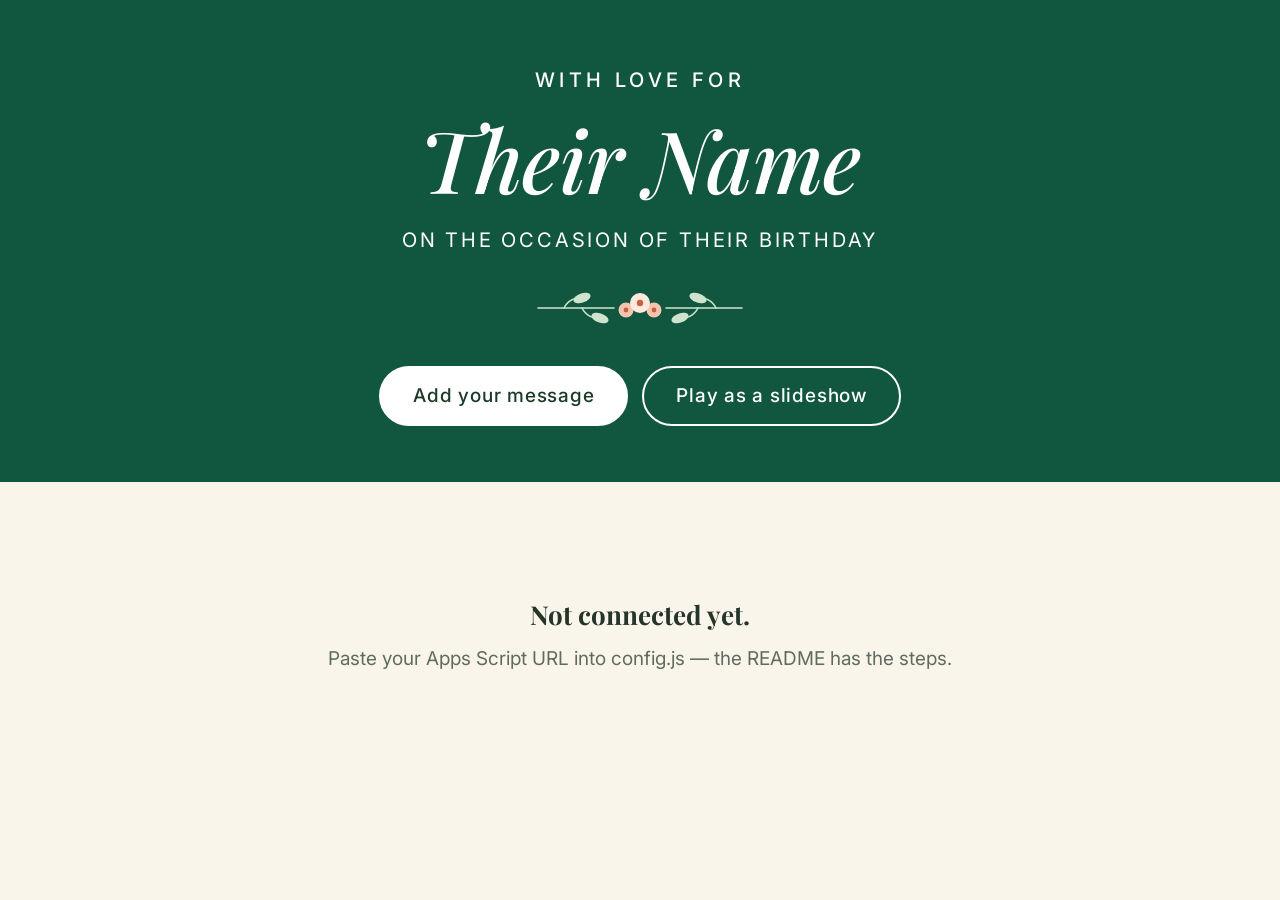
<file: index.html>
<!doctype html>
<html lang="en">
<head>
<meta charset="utf-8">
<meta name="viewport" content="width=device-width, initial-scale=1, viewport-fit=cover">
<title>Group card</title>

<!-- The card people see when this link lands in a text or an email.
     og:image has to be an absolute URL — scrapers do not run the page's
     JavaScript, so none of this can come from config.js, and all four
     URLs below need changing by hand if the site ever moves. -->
<meta name="description" content="Add your message to the board for the guest of honour. No sign-up, no password.">
<meta property="og:type" content="website">
<meta property="og:title" content="A group card">
<meta property="og:description" content="Add your message to the board for the occasion. No sign-up, no password.">
<meta property="og:image" content="https://YOUR-SITE.netlify.app/preview.jpg">
<meta property="og:image:width" content="1200">
<meta property="og:image:height" content="630">
<meta property="og:image:alt" content="A group card">
<meta property="og:url" content="https://YOUR-SITE.netlify.app/">
<meta name="twitter:card" content="summary_large_image">

<link rel="preconnect" href="https://fonts.googleapis.com">
<link rel="preconnect" href="https://fonts.gstatic.com" crossorigin>
<link href="https://fonts.googleapis.com/css2?family=Inter:wght@400;500;600&family=Lora:wght@400;500;600&family=Playfair+Display:ital,wght@0,500;0,600;1,500;1,600&display=swap" rel="stylesheet">
<link rel="stylesheet" href="style.css">
<style>
  .actions {
    display: flex;
    flex-wrap: wrap;
    gap: 14px;
    justify-content: center;
    margin-top: 34px;
  }
  .count {
    text-align: center;
    font-size: 14px;
    letter-spacing: .18em;
    text-transform: uppercase;
    color: var(--ink-faint);
    margin: 40px 0 34px;
  }
  .endnote {
    text-align: center;
    padding: 20px 20px 90px;
  }
  .endnote[hidden] { display: none; }
  .endnote p {
    font-family: var(--display);
    font-style: italic;
    font-size: 27px;
    color: var(--forest);
    margin: 0 0 22px;
  }
</style>
</head>
<body>

<header class="masthead">
  <p class="eyebrow" id="eyebrow"></p>
  <h1 id="title">Group card</h1>
  <p class="occasion" id="occasion"></p>

  <svg class="sprig" viewBox="0 0 220 48" aria-hidden="true" focusable="false">
    <g fill="none" stroke="currentColor" stroke-width="1.6" stroke-linecap="round">
      <path d="M8 24C38 24 58 24 84 24"/>
      <path d="M212 24C182 24 162 24 136 24"/>
      <path d="M34 24c4-8 12-11 18-10"/>
      <path d="M52 24c4 8 12 11 18 10"/>
      <path d="M186 24c-4-8-12-11-18-10"/>
      <path d="M168 24c-4 8-12 11-18 10"/>
    </g>
    <g fill="currentColor">
      <ellipse cx="52" cy="14" rx="9" ry="4.6" transform="rotate(-20 52 14)"/>
      <ellipse cx="70" cy="34" rx="9" ry="4.6" transform="rotate(20 70 34)"/>
      <ellipse cx="168" cy="14" rx="9" ry="4.6" transform="rotate(20 168 14)"/>
      <ellipse cx="150" cy="34" rx="9" ry="4.6" transform="rotate(-20 150 34)"/>
    </g>
    <g>
      <circle cx="96" cy="26" r="7.5" fill="#f6c3ae"/>
      <circle cx="124" cy="26" r="7.5" fill="#f6c3ae"/>
      <circle cx="110" cy="19" r="10" fill="#fde9de"/>
      <circle cx="96" cy="26" r="2.4" fill="#c9603f"/>
      <circle cx="124" cy="26" r="2.4" fill="#c9603f"/>
      <circle cx="110" cy="19" r="3.2" fill="#c9603f"/>
    </g>
  </svg>

  <div class="actions no-print">
    <a class="btn" href="add.html">Add your message</a>
    <button type="button" class="btn btn-quiet" id="playBtn" hidden>Play as a slideshow</button>
  </div>
</header>

<main class="wrap">
  <p class="count" id="count"></p>
  <div class="state" id="state">Loading the messages…</div>
  <div class="board" id="board"></div>

  <!-- Someone who reads to the bottom should find an invitation there,
       not the end of the page. Only shown once there is something to read. -->
  <div class="endnote no-print" id="endnote" hidden>
    <p>Add yours to the board.</p>
    <a class="btn" href="add.html">Add your message</a>
  </div>
</main>

<div class="show" id="show" hidden role="dialog" aria-modal="true" aria-label="Slideshow">
  <div class="show-stage" id="stage"></div>
  <div class="show-bar">
    <button type="button" id="prevBtn" aria-label="Previous message">‹ Back</button>
    <button type="button" id="pauseBtn">Pause</button>
    <span class="show-count" id="showCount"></span>
    <button type="button" id="nextBtn" aria-label="Next message">Next ›</button>
    <button type="button" id="closeBtn">Close</button>
  </div>
</div>

<script src="config.js"></script>
<script>
(function () {
  var cfg = window.CONFIG || {};
  var board = document.getElementById('board');
  var state = document.getElementById('state');
  var count = document.getElementById('count');
  var playBtn = document.getElementById('playBtn');
  var endnote = document.getElementById('endnote');

  var messages = [];

  if (cfg.eyebrow) document.getElementById('eyebrow').textContent = cfg.eyebrow;
  if (cfg.title) {
    document.getElementById('title').textContent = cfg.title;
    document.title = cfg.title;
  }
  if (cfg.occasion) document.getElementById('occasion').textContent = cfg.occasion;

  function setState(heading, detail) {
    board.innerHTML = '';
    state.innerHTML = '';
    if (heading) {
      var strong = document.createElement('strong');
      strong.textContent = heading;
      state.appendChild(strong);
    }
    if (detail) state.appendChild(document.createTextNode(detail));
    state.style.display = 'block';
  }

  /* Messages are typed by other people, so every value goes in through
     textContent. Nothing here ever builds HTML from a string. */
  function noteFor(m) {
    var note = document.createElement('article');
    note.className = 'note';

    if (m.photo) {
      var figure = document.createElement('figure');
      var img = document.createElement('img');
      img.src = m.photo;
      img.alt = 'Photo from ' + m.name;
      img.loading = 'lazy';
      img.addEventListener('error', function () { figure.remove(); });
      figure.appendChild(img);
      note.appendChild(figure);
    }

    if (m.message) {
      var words = document.createElement('p');
      words.className = 'words';
      words.textContent = m.message;
      note.appendChild(words);
    }

    var from = document.createElement('p');
    from.className = 'from';
    var who = document.createElement('strong');
    who.textContent = m.name;
    from.appendChild(document.createTextNode('— '));
    from.appendChild(who);
    note.appendChild(from);

    return note;
  }

  function render() {
    board.innerHTML = '';

    if (!messages.length) {
      setState('No messages yet.', 'Be the first to add one.');
      count.textContent = '';
      playBtn.hidden = true;
      endnote.hidden = true;
      return;
    }

    state.style.display = 'none';
    playBtn.hidden = false;
    endnote.hidden = false;
    count.textContent = messages.length === 1
      ? '1 message'
      : messages.length + ' messages';

    var fragment = document.createDocumentFragment();
    messages.forEach(function (m) { fragment.appendChild(noteFor(m)); });
    board.appendChild(fragment);
  }

  function load() {
    if (!cfg.apiUrl) {
      setState('Not connected yet.', ' Paste your Apps Script URL into config.js — the README has the steps.');
      return;
    }

    return fetch(cfg.apiUrl, { method: 'GET' })
      .then(function (res) {
        if (!res.ok) throw new Error('http');
        return res.json();
      })
      .then(function (out) {
        if (!out.ok) throw new Error(out.error || 'api');
        messages = out.messages || [];
        render();
      })
      .catch(function () {
        if (messages.length) return; // a failed refresh leaves the board as it was
        setState('The messages could not be loaded.', ' Check the connection and reload the page.');
      });
  }

  load();

  // Keep the board current during an event without anyone touching it.
  setInterval(function () {
    if (document.visibilityState === 'visible') load();
  }, 90000);

  /* ───────────── slideshow ───────────── */

  var show = document.getElementById('show');
  var stage = document.getElementById('stage');
  var showCount = document.getElementById('showCount');
  var pauseBtn = document.getElementById('pauseBtn');
  var at = 0;
  var timer = null;

  function paint() {
    var m = messages[at];
    stage.innerHTML = '';
    if (!m) return;

    if (m.photo) {
      var img = document.createElement('img');
      img.src = m.photo;
      img.alt = 'Photo from ' + m.name;
      img.addEventListener('error', function () { img.remove(); });
      stage.appendChild(img);
    }
    if (m.message) {
      var words = document.createElement('p');
      words.className = 'words';
      words.textContent = m.message;
      stage.appendChild(words);
    }
    var from = document.createElement('p');
    from.className = 'from';
    from.textContent = '— ' + m.name;
    stage.appendChild(from);

    showCount.textContent = (at + 1) + ' of ' + messages.length;
  }

  function step(by) {
    if (!messages.length) return;
    at = (at + by + messages.length) % messages.length;
    paint();
  }

  function play() {
    stop();
    timer = setInterval(function () { step(1); }, 8000);
    pauseBtn.textContent = 'Pause';
  }

  function stop() {
    if (timer) clearInterval(timer);
    timer = null;
  }

  playBtn.addEventListener('click', function () {
    if (!messages.length) return;
    at = 0;
    paint();
    show.hidden = false;
    play();
    document.getElementById('closeBtn').focus();
  });

  document.getElementById('closeBtn').addEventListener('click', function () {
    stop();
    show.hidden = true;
    playBtn.focus();
  });

  document.getElementById('nextBtn').addEventListener('click', function () { step(1); if (timer) play(); });
  document.getElementById('prevBtn').addEventListener('click', function () { step(-1); if (timer) play(); });

  pauseBtn.addEventListener('click', function () {
    if (timer) { stop(); pauseBtn.textContent = 'Play'; }
    else play();
  });

  document.addEventListener('keydown', function (event) {
    if (show.hidden) return;
    if (event.key === 'Escape') document.getElementById('closeBtn').click();
    if (event.key === 'ArrowRight') document.getElementById('nextBtn').click();
    if (event.key === 'ArrowLeft') document.getElementById('prevBtn').click();
  });
})();
</script>

</body>
</html>
</file>
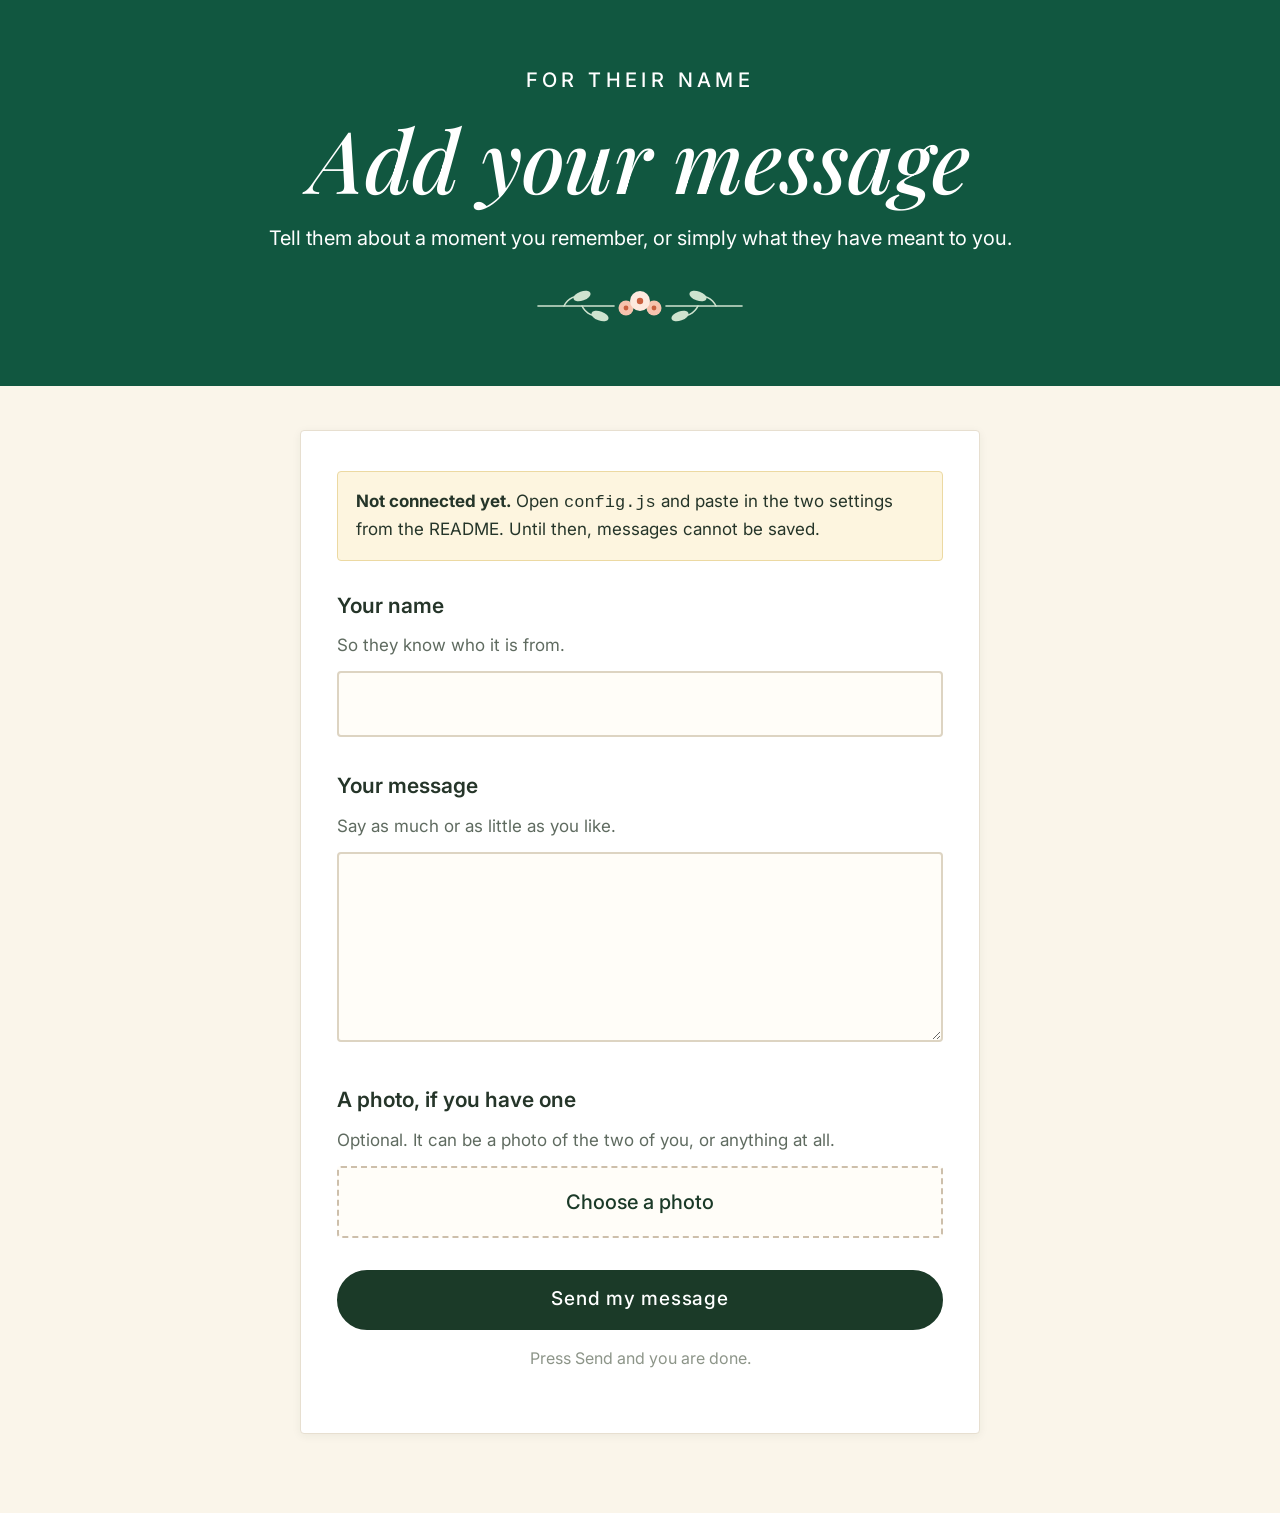
<file: add.html>
<!doctype html>
<html lang="en">
<head>
<meta charset="utf-8">
<meta name="viewport" content="width=device-width, initial-scale=1, viewport-fit=cover">
<title>Add your message</title>

<!-- See the note in index.html: these URLs are absolute on purpose and
     must be changed by hand if the site moves. -->
<meta name="description" content="Write a message for the guest of honour. No sign-up, no password.">
<meta property="og:type" content="website">
<meta property="og:title" content="A group card">
<meta property="og:description" content="Write your message for the occasion. No sign-up, no password.">
<meta property="og:image" content="https://YOUR-SITE.netlify.app/preview.jpg">
<meta property="og:image:width" content="1200">
<meta property="og:image:height" content="630">
<meta property="og:image:alt" content="A group card">
<meta property="og:url" content="https://YOUR-SITE.netlify.app/add.html">
<meta name="twitter:card" content="summary_large_image">

<link rel="preconnect" href="https://fonts.googleapis.com">
<link rel="preconnect" href="https://fonts.gstatic.com" crossorigin>
<link href="https://fonts.googleapis.com/css2?family=Inter:wght@400;500;600&family=Lora:wght@400;500;600&family=Playfair+Display:ital,wght@0,500;0,600;1,500;1,600&display=swap" rel="stylesheet">
<link rel="stylesheet" href="style.css">
<style>
  .sheet {
    max-width: 680px;
    margin: 44px auto 80px;
    background: var(--card);
    border: 1px solid var(--rule);
    border-radius: 4px;
    padding: 40px 36px 44px;
    box-shadow: 0 2px 10px rgba(37, 53, 41, .06);
  }

  .field { margin-bottom: 32px; }

  .field label {
    display: block;
    font-size: 21px;
    font-weight: 600;
    margin-bottom: 10px;
  }

  .field .hint {
    font-size: 17px;
    color: var(--ink-soft);
    margin: 0 0 12px;
  }

  input[type=text], textarea {
    width: 100%;
    font-family: var(--sans);
    font-size: 20px;
    line-height: 1.5;
    color: var(--ink);
    background: #fffdf8;
    border: 2px solid #ddd4c2;
    border-radius: 4px;
    padding: 16px 18px;
    -webkit-appearance: none;
  }

  input[type=text] { min-height: 60px; }
  textarea { min-height: 190px; resize: vertical; }
  input[type=text]:focus, textarea:focus { border-color: var(--forest); }

  /* The real file input stays in the page for screen readers and
     keyboards, but the label is what people actually tap. */
  .photo-input {
    position: absolute;
    width: 1px; height: 1px;
    padding: 0; margin: -1px;
    overflow: hidden; clip: rect(0 0 0 0);
    white-space: nowrap; border: 0;
  }

  /* Two classes, so this beats the plainer `.field label` rule above
     and the button actually centres its text. */
  .field .photo-pick {
    display: flex;
    align-items: center;
    justify-content: center;
    gap: 12px;
    min-height: 72px;
    margin: 0;
    border: 2px dashed #cdbfab;
    border-radius: 4px;
    background: #fffdf8;
    font-size: 20px;
    font-weight: 500;
    color: var(--forest);
    cursor: pointer;
  }

  .field .photo-pick:hover { background: var(--blush); border-color: var(--forest); }
  .field .photo-input:focus-visible + .photo-pick { outline: 3px solid var(--focus); outline-offset: 2px; }

  .photo-preview { display: none; }
  .photo-preview img { width: 100%; border-radius: 4px; display: block; }
  .photo-preview .row {
    display: flex; align-items: center; justify-content: space-between;
    gap: 12px; margin-top: 12px;
  }
  .photo-preview .size { font-size: 16px; color: var(--ink-soft); }

  .error {
    display: none;
    font-size: 18px;
    color: #8f2d1d;
    background: #fdeee9;
    border: 1px solid #f0c3b6;
    border-radius: 4px;
    padding: 14px 16px;
    margin-bottom: 24px;
  }

  .busy { font-size: 18px; color: var(--ink-soft); text-align: center; margin-top: 16px; }

  .reassure {
    font-size: 16px;
    color: var(--ink-faint);
    text-align: center;
    margin: 16px 0 0;
  }

  .setup-warning {
    display: none;
    background: #fdf5df;
    border: 1px solid #ecd9a2;
    border-radius: 4px;
    padding: 16px 18px;
    font-size: 17px;
    margin-bottom: 28px;
  }

  .done { display: none; text-align: center; }
  .done h2 {
    font-family: var(--display);
    font-style: italic;
    font-weight: 500;
    font-size: 40px;
    color: var(--forest);
    margin: 0 0 10px;
  }
  .done p { font-size: 19px; color: var(--ink-soft); margin: 0 0 28px; }
  .done .actions { display: flex; flex-direction: column; gap: 14px; align-items: stretch; }

  @media (min-width: 560px) {
    .done .actions { flex-direction: row; justify-content: center; }
  }
</style>
</head>
<body>

<header class="masthead">
  <p class="eyebrow" id="forWhom"></p>
  <h1 id="invitation">Add your message</h1>
  <p class="lede" id="invitationNote">It takes a minute. No sign-up, no password.</p>

  <svg class="sprig" viewBox="0 0 220 48" aria-hidden="true" focusable="false">
    <g fill="none" stroke="currentColor" stroke-width="1.6" stroke-linecap="round">
      <path d="M8 24C38 24 58 24 84 24"/>
      <path d="M212 24C182 24 162 24 136 24"/>
      <path d="M34 24c4-8 12-11 18-10"/>
      <path d="M52 24c4 8 12 11 18 10"/>
      <path d="M186 24c-4-8-12-11-18-10"/>
      <path d="M168 24c-4 8-12 11-18 10"/>
    </g>
    <g fill="currentColor">
      <ellipse cx="52" cy="14" rx="9" ry="4.6" transform="rotate(-20 52 14)"/>
      <ellipse cx="70" cy="34" rx="9" ry="4.6" transform="rotate(20 70 34)"/>
      <ellipse cx="168" cy="14" rx="9" ry="4.6" transform="rotate(20 168 14)"/>
      <ellipse cx="150" cy="34" rx="9" ry="4.6" transform="rotate(-20 150 34)"/>
    </g>
    <g>
      <circle cx="96" cy="26" r="7.5" fill="#f6c3ae"/>
      <circle cx="124" cy="26" r="7.5" fill="#f6c3ae"/>
      <circle cx="110" cy="19" r="10" fill="#fde9de"/>
      <circle cx="96" cy="26" r="2.4" fill="#c9603f"/>
      <circle cx="124" cy="26" r="2.4" fill="#c9603f"/>
      <circle cx="110" cy="19" r="3.2" fill="#c9603f"/>
    </g>
  </svg>
</header>

<main class="wrap">
  <div class="sheet">

    <div class="setup-warning" id="setupWarning">
      <strong>Not connected yet.</strong> Open <code>config.js</code> and paste in the two
      settings from the README. Until then, messages cannot be saved.
    </div>

    <form id="form" novalidate>
      <p class="error" id="error" role="alert"></p>

      <div class="field">
        <label for="name">Your name</label>
        <p class="hint">So they know who it is from.</p>
        <input type="text" id="name" name="name" autocomplete="name" maxlength="80" required>
      </div>

      <div class="field">
        <label for="message">Your message</label>
        <p class="hint">Say as much or as little as you like.</p>
        <textarea id="message" name="message" maxlength="4000" required></textarea>
      </div>

      <div class="field">
        <label for="photo">A photo, if you have one</label>
        <p class="hint">Optional. It can be a photo of the two of you, or anything at all.</p>

        <input type="file" id="photo" class="photo-input" accept="image/*">
        <label for="photo" class="photo-pick" id="photoPick">Choose a photo</label>

        <div class="photo-preview" id="photoPreview">
          <img id="photoImg" alt="The photo you chose">
          <div class="row">
            <span class="size" id="photoSize"></span>
            <button type="button" class="btn btn-quiet" id="photoRemove">Remove photo</button>
          </div>
        </div>
      </div>

      <button type="submit" class="btn btn-block" id="send">Send my message</button>
      <p class="reassure">Press Send and you are done.</p>
      <p class="busy" id="busy" role="status" aria-live="polite"></p>
    </form>

    <div class="done" id="done">
      <h2>Thank you</h2>
      <p>Your message has been added.</p>
      <div class="actions">
        <a class="btn" href="index.html">See the whole board</a>
        <button type="button" class="btn btn-quiet" id="again">Add another message</button>
      </div>
    </div>

  </div>
</main>

<script src="config.js"></script>
<script>
(function () {
  var cfg = window.CONFIG || {};
  var form = document.getElementById('form');
  var done = document.getElementById('done');
  var errorBox = document.getElementById('error');
  var busy = document.getElementById('busy');
  var sendBtn = document.getElementById('send');

  var photoInput = document.getElementById('photo');
  var photoPick = document.getElementById('photoPick');
  var preview = document.getElementById('photoPreview');
  var previewImg = document.getElementById('photoImg');
  var previewSize = document.getElementById('photoSize');

  var chosenPhoto = null;

  if (cfg.title) document.getElementById('forWhom').textContent = 'For ' + cfg.title;
  if (cfg.invitation) {
    document.getElementById('invitation').textContent = cfg.invitation;
    document.title = cfg.invitation;
  }
  if (cfg.invitationNote) document.getElementById('invitationNote').textContent = cfg.invitationNote;

  var ready = cfg.apiUrl && cfg.cloudinary && cfg.cloudinary.cloudName && cfg.cloudinary.uploadPreset;
  if (!ready) document.getElementById('setupWarning').style.display = 'block';

  function showError(text) {
    errorBox.textContent = text;
    errorBox.style.display = 'block';
    errorBox.scrollIntoView({ block: 'center', behavior: 'smooth' });
  }

  function clearError() {
    errorBox.style.display = 'none';
  }

  function focusQuietly(el) {
    try {
      el.focus({ preventScroll: true });
    } catch (e) {
      el.focus(); // older Safari ignores the option
    }
  }

  /* Shrink the photo in the browser before it goes anywhere. A photo
     straight off a phone is often 4-6 MB, which is where uploads stall
     on a weak connection. FileReader and <img> are used rather than
     createImageBitmap so this still works on older iPads. */
  function shrink(file) {
    return new Promise(function (resolve, reject) {
      var reader = new FileReader();
      reader.onerror = function () { reject(new Error('read')); };
      reader.onload = function () {
        var img = new Image();
        img.onerror = function () { reject(new Error('decode')); };
        img.onload = function () {
          var max = cfg.photoMaxEdge || 1600;
          var scale = Math.min(1, max / Math.max(img.width, img.height));
          var w = Math.round(img.width * scale);
          var h = Math.round(img.height * scale);

          var canvas = document.createElement('canvas');
          canvas.width = w;
          canvas.height = h;
          canvas.getContext('2d').drawImage(img, 0, 0, w, h);

          canvas.toBlob(function (blob) {
            blob ? resolve(blob) : reject(new Error('encode'));
          }, 'image/jpeg', cfg.photoQuality || 0.82);
        };
        img.src = reader.result;
      };
      reader.readAsDataURL(file);
    });
  }

  photoInput.addEventListener('change', function () {
    var file = photoInput.files && photoInput.files[0];
    if (!file) return;

    clearError();
    photoPick.textContent = 'Getting the photo ready…';

    shrink(file).then(function (blob) {
      chosenPhoto = blob;
      previewImg.src = URL.createObjectURL(blob);
      previewSize.textContent = Math.round(blob.size / 1024) + ' KB';
      preview.style.display = 'block';
      photoPick.style.display = 'none';
      photoPick.textContent = 'Choose a photo';
    }).catch(function () {
      photoPick.textContent = 'Choose a photo';
      photoInput.value = '';
      showError('That photo could not be opened. Try choosing it again, or send your message without one.');
    });
  });

  document.getElementById('photoRemove').addEventListener('click', function () {
    chosenPhoto = null;
    photoInput.value = '';
    preview.style.display = 'none';
    photoPick.style.display = 'flex';
  });

  function uploadPhoto(blob, who) {
    // Give the blob a filename. Without one it uploads as "blob" every
    // time, and the Media Library becomes a wall of identical names with
    // no way to tell whose photo is whose.
    var named = who.toLowerCase()
      .replace(/[^a-z0-9]+/g, '-')
      .replace(/^-+|-+$/g, '')
      .slice(0, 40) || 'photo';

    var data = new FormData();
    data.append('file', blob, named + '.jpg');
    data.append('upload_preset', cfg.cloudinary.uploadPreset);

    return fetch('https://api.cloudinary.com/v1_1/' + cfg.cloudinary.cloudName + '/image/upload', {
      method: 'POST',
      body: data
    }).then(function (res) {
      if (!res.ok) throw new Error('upload');
      return res.json();
    }).then(function (out) {
      if (!out.secure_url) throw new Error('upload');
      return out.secure_url;
    });
  }

  function save(payload) {
    // text/plain keeps this a "simple" request, so the browser does not
    // send a preflight that Apps Script has no way of answering.
    return fetch(cfg.apiUrl, {
      method: 'POST',
      headers: { 'Content-Type': 'text/plain;charset=utf-8' },
      body: JSON.stringify(payload)
    }).then(function (res) {
      if (!res.ok) throw new Error('save');
      return res.json();
    }).then(function (out) {
      if (!out.ok) throw new Error(out.error || 'save');
      return out;
    });
  }

  form.addEventListener('submit', function (event) {
    event.preventDefault();
    clearError();

    var name = document.getElementById('name').value.trim();
    var message = document.getElementById('message').value.trim();

    // Focus the field first and keep it from scrolling, so the message
    // explaining the problem is what ends up on screen. Getting this the
    // other way round reads as "I pressed Send and nothing happened".
    if (!name) {
      focusQuietly(document.getElementById('name'));
      showError('Please add your name first.');
      return;
    }
    if (!message && !chosenPhoto) {
      focusQuietly(document.getElementById('message'));
      showError('Please write a message, or choose a photo.');
      return;
    }
    if (!ready) {
      showError('This board is not connected yet, so nothing can be saved. Please tell whoever sent you the link.');
      return;
    }

    sendBtn.disabled = true;
    sendBtn.textContent = 'Sending…';
    busy.textContent = chosenPhoto ? 'Sending your photo. This can take a moment.' : 'Sending.';

    var step = chosenPhoto ? uploadPhoto(chosenPhoto, name) : Promise.resolve('');

    step.then(function (photoUrl) {
      return save({ name: name, message: message, photo: photoUrl });
    }).then(function () {
      form.style.display = 'none';
      done.style.display = 'block';
      window.scrollTo({ top: 0, behavior: 'smooth' });
    }).catch(function (err) {
      // Everything they typed is still on screen — never clear it.
      var text = String(err && err.message || '');
      showError(
        text === 'upload'
          ? 'The photo would not send. Check the connection and press Send again, or remove the photo and send just your words.'
          : 'That did not send. Nothing has been lost — please press Send again.'
      );
    }).then(function () {
      sendBtn.disabled = false;
      sendBtn.textContent = 'Send my message';
      busy.textContent = '';
    });
  });

  document.getElementById('again').addEventListener('click', function () {
    document.getElementById('name').value = '';
    document.getElementById('message').value = '';
    chosenPhoto = null;
    photoInput.value = '';
    preview.style.display = 'none';
    photoPick.style.display = 'flex';
    done.style.display = 'none';
    form.style.display = 'block';
    clearError();
    window.scrollTo({ top: 0, behavior: 'smooth' });
  });
})();
</script>

</body>
</html>
</file>
<file: style.css>
/* Shared by the board and the message page.
   Palette and type: deep emerald banner, forest
   green ink, cream paper, blush botanicals.

   Deliberately light-only. The people using this are on all sorts of
   devices, and a board that looks the same on every one of them is
   worth more here than one that follows the system theme.

   On contrast: the coral banner is decoration, and only large display
   type sits on it. Everything anyone has to read or operate — messages,
   labels, fields, buttons — sits on cream or white in dark green ink. */

:root {
  color-scheme: light;

  --paper: #faf5ea;
  --card: #ffffff;
  --emerald: #115740;     /* the banner */
  --forest: #1b3a28;      /* ink, buttons, slideshow — the invitation's "90" */
  --forest-light: #2f5540;
  --coral: #e8705f;       /* now an accent only: the blossoms */
  --ink: #253529;
  --ink-soft: #5f6b60;
  --ink-faint: #8d9589;
  --rule: #e7dfd0;
  --blush: #f7ded4;
  --sage: #93a882;
  --focus: #1f6feb;

  --display: 'Playfair Display', Georgia, 'Times New Roman', serif;
  --serif: 'Lora', Georgia, 'Times New Roman', serif;
  --sans: 'Inter', -apple-system, BlinkMacSystemFont, 'Segoe UI', Roboto, sans-serif;
}

* { box-sizing: border-box; }

html { -webkit-text-size-adjust: 100%; }

body {
  margin: 0;
  background: var(--paper);
  color: var(--ink);
  font-family: var(--sans);
  font-size: 18px;
  line-height: 1.6;
}

:focus-visible {
  outline: 3px solid var(--focus);
  outline-offset: 2px;
}

.wrap {
  width: 100%;
  max-width: 1180px;
  margin: 0 auto;
  padding: 0 20px;
}

/* ───────────── the coral banner ───────────── */

.masthead {
  background: var(--emerald);
  color: #fff;
  text-align: center;
  padding: 64px 24px 56px;
}

/* The invitation's small type: wide-tracked caps. Kept at 20px so it
   stays large enough to read comfortably against the coral. */
.eyebrow {
  margin: 0 0 18px;
  font-size: 20px;
  font-weight: 500;
  letter-spacing: .22em;
  text-transform: uppercase;
}

.masthead h1 {
  font-family: var(--display);
  font-style: italic;
  font-weight: 500;
  font-size: clamp(44px, 8vw, 86px);
  line-height: 1.05;
  margin: 0;
  letter-spacing: -0.005em;
}

.occasion {
  margin: 20px 0 0;
  font-size: clamp(17px, 2.2vw, 20px);
  font-weight: 400;
  letter-spacing: .14em;
  text-transform: uppercase;
}

/* The lede is sentence case — the tracked caps above and below it are
   enough ceremony, and an all-caps sentence reads as shouting. */
.lede {
  margin: 18px 0 0;
  font-size: clamp(17px, 2.2vw, 20px);
  color: #fff;
}

.sprig {
  display: block;
  width: 220px;
  max-width: 70%;
  height: auto;
  margin: 28px auto 0;
  color: #cfe3cf; /* foliage, on green */
}

/* ───────────── buttons ───────────── */

.btn {
  display: inline-flex;
  align-items: center;
  justify-content: center;
  gap: 10px;
  min-height: 60px;
  padding: 16px 32px;
  font-family: var(--sans);
  font-size: 19px;
  font-weight: 500;
  line-height: 1.2;
  letter-spacing: .04em;
  color: #fff;
  background: var(--forest);
  border: 2px solid var(--forest);
  border-radius: 999px;
  cursor: pointer;
  text-decoration: none;
  -webkit-appearance: none;
}

.btn:hover { background: var(--forest-light); border-color: var(--forest-light); }
.btn:active { transform: translateY(1px); }
.btn[disabled] { opacity: .55; cursor: default; transform: none; }

.btn-quiet {
  color: var(--forest);
  background: transparent;
}
.btn-quiet:hover { background: #eae6d8; }

/* On the coral banner: solid white reads cleanly, outline for the second. */
.masthead .btn { background: #fff; border-color: #fff; color: var(--forest); }
.masthead .btn:hover { background: var(--paper); border-color: var(--paper); }
.masthead .btn-quiet { background: transparent; border-color: #fff; color: #fff; }
.masthead .btn-quiet:hover { background: rgba(255, 255, 255, .16); }

.btn-block { width: 100%; }

/* ───────────── the board ───────────── */

.board {
  columns: 3 330px;
  column-gap: 26px;
  padding-bottom: 80px;
}

.note {
  break-inside: avoid;
  -webkit-column-break-inside: avoid;
  page-break-inside: avoid;
  background: var(--card);
  border: 1px solid var(--rule);
  border-radius: 4px;
  padding: 28px 30px 26px;
  margin: 0 0 26px;
  box-shadow: 0 1px 3px rgba(37, 53, 41, .05);
}

.note figure { margin: -28px -30px 24px; }

.note img {
  display: block;
  width: 100%;
  height: auto;
  border-radius: 3px 3px 0 0;
  background: var(--blush);
}

.note .words {
  font-family: var(--serif);
  font-size: 20px;
  line-height: 1.68;
  margin: 0;
  white-space: pre-wrap;
  overflow-wrap: break-word;
}

.note .from {
  margin: 22px 0 0;
  padding-top: 18px;
  border-top: 1px solid var(--rule);
  font-size: 15px;
  letter-spacing: .14em;
  text-transform: uppercase;
  color: var(--ink-soft);
}

.note .from strong { font-weight: 600; color: var(--forest); }

/* ───────────── states ───────────── */

.state {
  text-align: center;
  padding: 72px 20px;
  color: var(--ink-soft);
  font-size: 19px;
}

.state strong {
  display: block;
  font-family: var(--display);
  font-size: 26px;
  color: var(--ink);
  margin-bottom: 8px;
}

/* ───────────── slideshow ───────────── */

.show {
  position: fixed;
  inset: 0;
  z-index: 50;
  background: var(--forest);
  color: #fff;
  display: flex;
  flex-direction: column;
}

.show[hidden] { display: none; }

.show-stage {
  flex: 1;
  display: flex;
  flex-direction: column;
  align-items: center;
  justify-content: center;
  gap: 28px;
  padding: 40px 28px;
  text-align: center;
  overflow: auto;
}

.show-stage img {
  max-width: min(680px, 100%);
  max-height: 46vh;
  border-radius: 3px;
}

.show-stage .words {
  font-family: var(--serif);
  font-size: clamp(22px, 3.4vw, 34px);
  line-height: 1.5;
  max-width: 880px;
  margin: 0;
  white-space: pre-wrap;
}

.show-stage .from {
  font-size: clamp(14px, 1.7vw, 17px);
  letter-spacing: .18em;
  text-transform: uppercase;
  color: var(--blush);
  margin: 0;
}

.show-bar {
  display: flex;
  align-items: center;
  justify-content: center;
  gap: 14px;
  padding: 18px;
  border-top: 1px solid rgba(255, 255, 255, .18);
}

.show-bar button {
  min-height: 52px;
  min-width: 52px;
  padding: 10px 24px;
  font-family: var(--sans);
  font-size: 16px;
  letter-spacing: .08em;
  color: #fff;
  background: transparent;
  border: 2px solid rgba(255, 255, 255, .4);
  border-radius: 999px;
  cursor: pointer;
}

.show-bar button:hover { background: rgba(255, 255, 255, .14); }
.show-count { color: var(--blush); font-size: 15px; letter-spacing: .1em; min-width: 76px; }

/* ───────────── printing ───────────── */

@media print {
  body { background: #fff; }
  .masthead { background: #fff; color: var(--ink); padding: 0 0 24px; }
  .masthead h1 { color: var(--ink); }
  .eyebrow, .occasion { color: var(--ink-soft); }
  .sprig { color: var(--sage) !important; }
  .board { columns: 2 280px; padding: 0; }
  .note { border: 1px solid #ddd; box-shadow: none; }
  .no-print, .show { display: none !important; }
}
</file>
